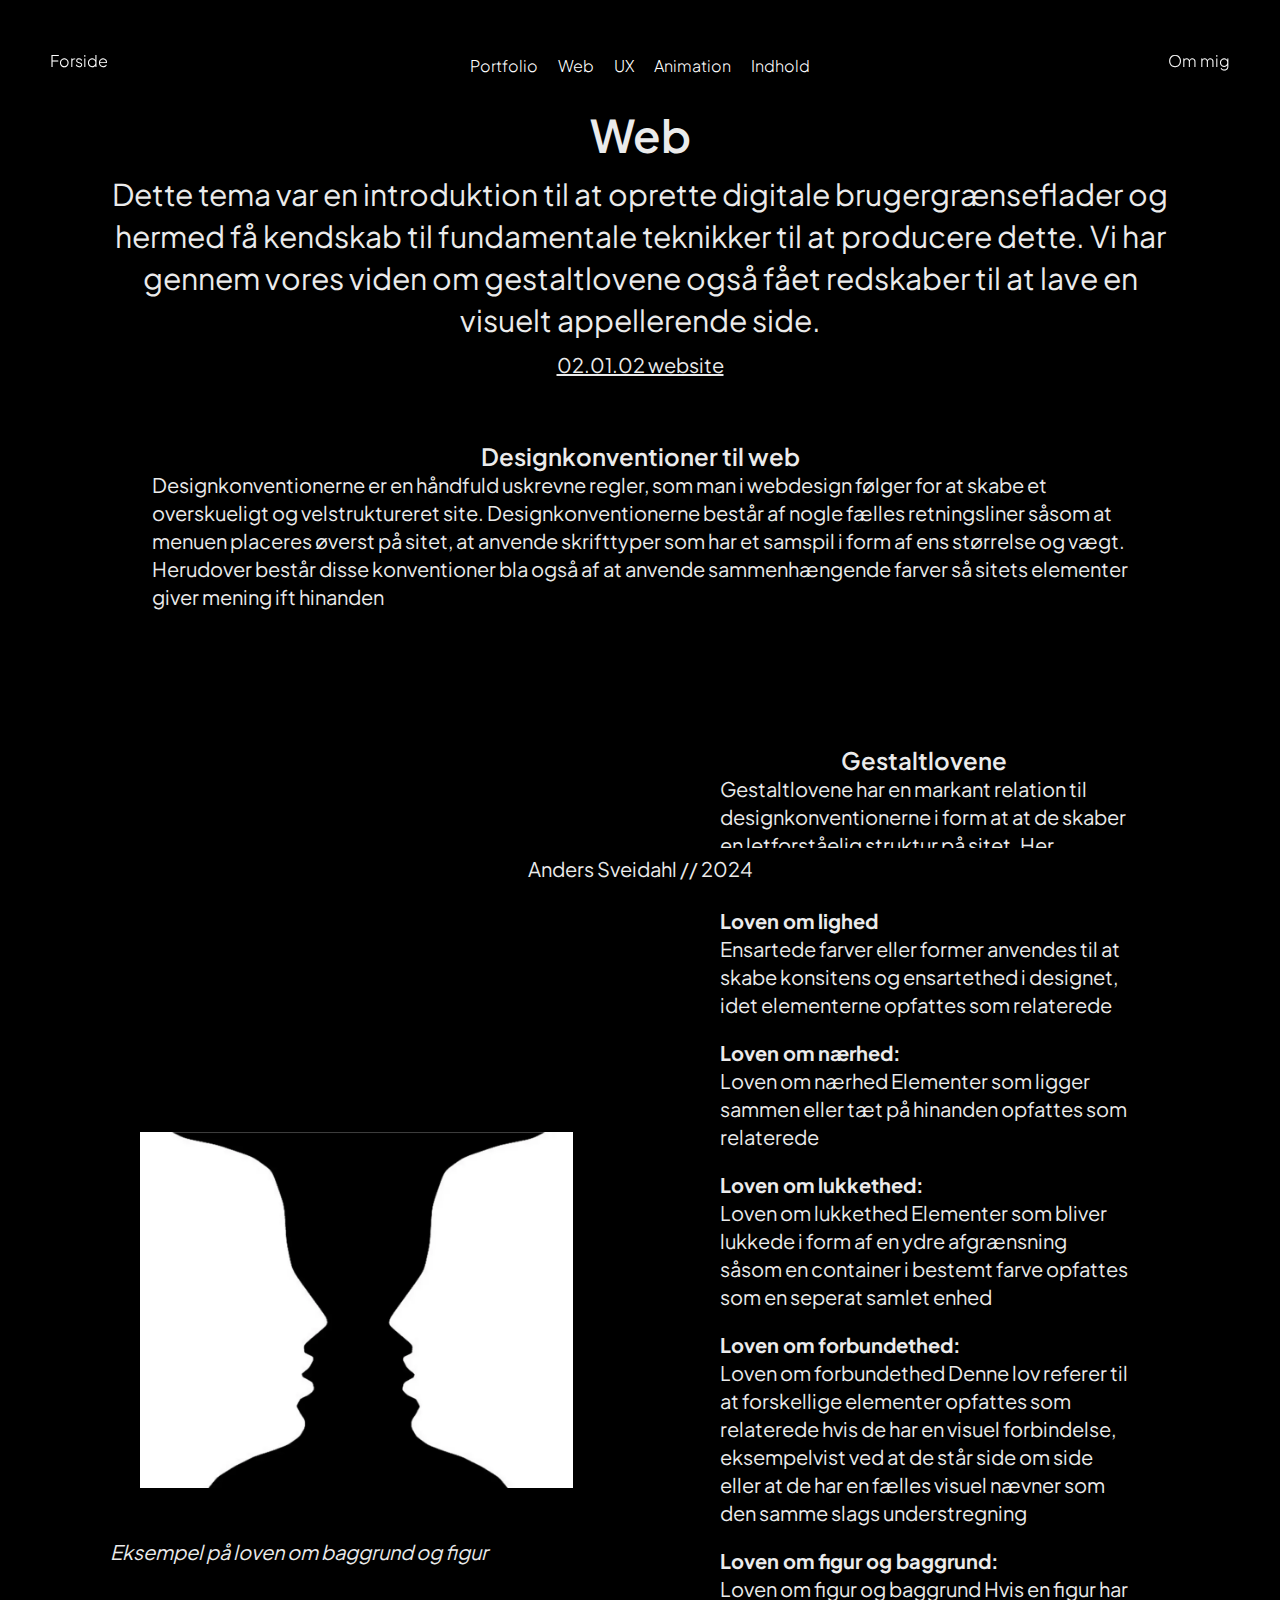
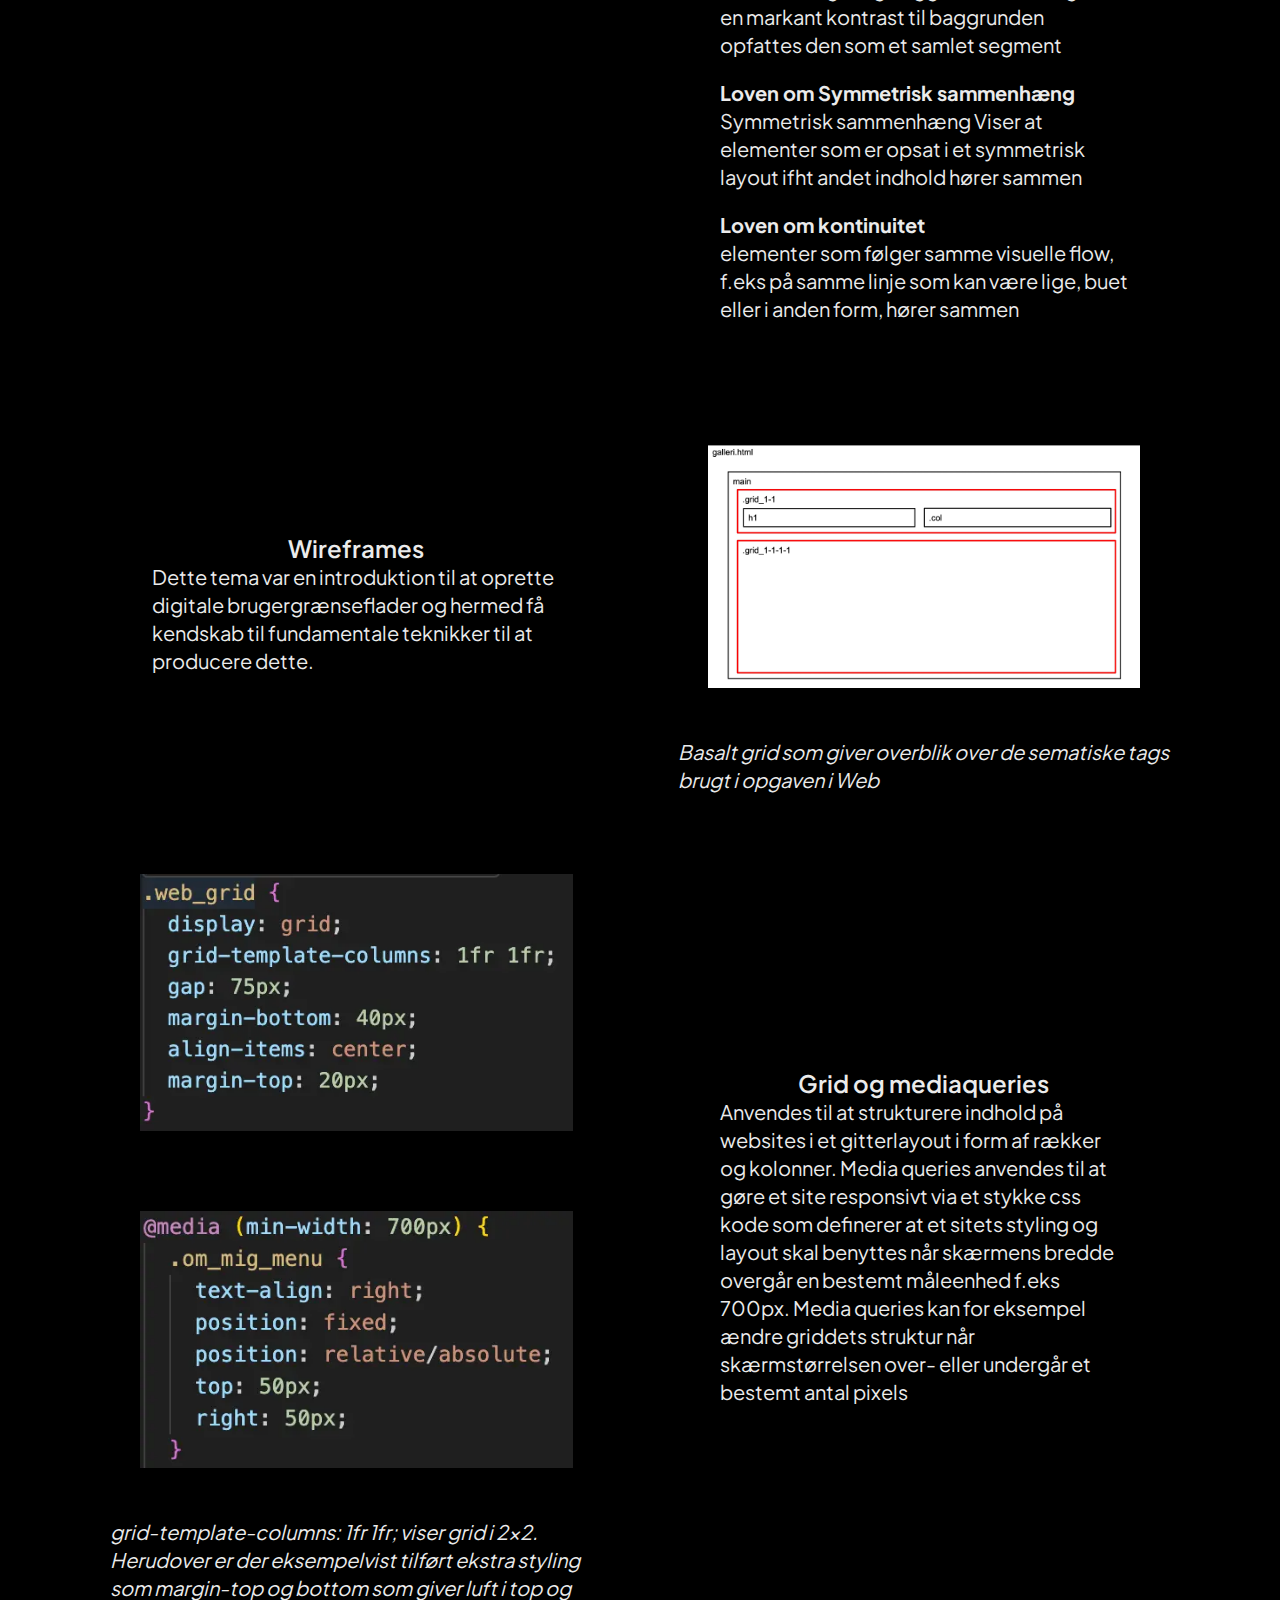
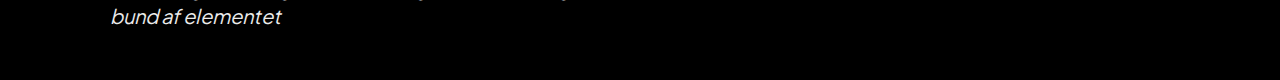
<file: 02_web.html>
<!DOCTYPE html>
<html lang="da">

<head>
    <meta charset="UTF-8">
    <meta name="viewport" content="width=device-width, initial-scale=1.0">
    <title>Portfolio</title>
    <link rel="stylesheet" href="./layout.css">
    <link rel="stylesheet" href="./style.css">
    <meta name="robots" content="noindex">
    <link rel="apple-touch-icon" sizes="180x180" href="favicon_io/apple-touch-icon.png">
    <link rel="icon" type="image/png" sizes="32x32" href="favicon_io/favicon-32x32.png">
    <link rel="icon" type="image/png" sizes="16x16" href="favicon_io/favicon-16x16.png">
    <link rel="manifest" href="favicon/site.webmanifest">
</head>

<body>
    <header id="active-menu">
        <div class="inner-header">
            <div class="burger-menu">
                <div class="menu-icon" id="menu-icon">
                    <div class="bar bar-1"></div>
                    <div class="bar bar-2"></div>
                    <div class="bar bar-3"></div>
                </div>
            </div>
        </div>

        <nav class="nav-links active-show" id="nav-links">
            <ul class="menu">
                <li class="forside_menu"><a href="index.html">Forside</a></li>
                <li><a href="portfolio.html">Portfolio</a></li>
                <li><a href="02_web.html">Web</a></li>
                <li><a href="03_ux.html">UX</a></li>
                <li><a href="04_animation.html">Animation</a></li>
                <li><a href="05_indhold.html">Indhold</a></li>
                <li class="om_mig_menu"><a href="om_mig.html">Om mig</a></li>
            </ul>
        </nav>
    </header>
    <main>

        <div class="temabeskrivelse"></div>
        <h3>Web</h3>
        <p class="temabeskrivelse_p">Dette tema var en introduktion til at oprette digitale brugergrænseflader og hermed
            få kendskab til
            fundamentale teknikker til at producere dette. Vi har gennem vores viden om gestaltlovene også fået
            redskaber til at lave en visuelt appellerende side.
        </p>

        <div class="link">
            <p><a href="https://anderssveidahl.dk/kea/02_web/01_website/website/index.html">02.01.02
                    website</a></p>
        </div>


        <div class="web_grid web_box_1">
            <div class="web_boks">
                <div class="web_underside">
                    <h2>Designkonventioner til web</h2>
                    <p>Designkonventionerne er en håndfuld uskrevne regler, som man i webdesign følger for at skabe et
                        overskueligt og velstruktureret site. Designkonventionerne består af nogle fælles retningsliner
                        såsom at menuen placeres øverst på sitet, at anvende skrifttyper som har et samspil i form af
                        ens størrelse og vægt. Herudover består disse konventioner bla også af at anvende sammenhængende
                        farver så sitets elementer giver mening ift hinanden</p>
                </div>

            </div>

        </div>

        <div class="web_grid">
            <div class="image-tekst">
                <img class="" src="img/gestalt.webp" alt="">
                <p><em>Eksempel på loven om baggrund og figur</em></p>
            </div>
            <div class="web_boks">
                <div class="web_underside">
                    <h2>Gestaltlovene</h2>
                    <p>Gestaltlovene har en markant relation til designkonventionerne i form at at de skaber en
                        letforståelig struktur på sitet. Her anvendes der eksempelvis:


                    <p class="margin">Loven om lighed </p>
                    <p>
                        Ensartede farver eller former anvendes til at skabe konsitens og ensartethed i designet, idet
                        elementerne opfattes som relaterede
                    </p>
                    <p class="margin">Loven om nærhed:</p>
                    <p>
                        Loven om nærhed
                        Elementer som ligger sammen eller tæt på hinanden opfattes som relaterede
                    </p>
                    <p class="margin">Loven om lukkethed:</p>
                    <p>
                        Loven om lukkethed
                        Elementer som bliver lukkede i form af en ydre afgrænsning såsom en container i bestemt farve
                        opfattes som en seperat samlet enhed
                    </p>
                    <p class="margin">Loven om forbundethed:</p>
                    <p>
                        Loven om forbundethed
                        Denne lov referer til at forskellige elementer opfattes som relaterede hvis de har en visuel
                        forbindelse, eksempelvist ved at de står side om side eller at de har en fælles visuel nævner
                        som den samme slags understregning
                    </p>
                    <p class="margin">Loven om figur og baggrund:</p>
                    <p>
                        Loven om figur og baggrund
                        Hvis en figur har en markant kontrast til baggrunden opfattes den som et samlet segment
                    </p>
                    <p class="margin">
                        Loven om Symmetrisk sammenhæng
                    </p>
                    <p>
                        Symmetrisk sammenhæng Viser at elementer som er opsat i et symmetrisk layout ifht andet indhold
                        hører sammen
                    </p>

                    <p class="margin">Loven om kontinuitet</p>
                    <p>
                        elementer som følger samme visuelle flow, f.eks på samme linje som kan være lige, buet eller i
                        anden form, hører sammen
                    </p>

                </div>
            </div>

        </div>

        <div class="web_grid">
            <div class="web_boks">
                <div class="web_underside">

                    <h2>Wireframes</h2>
                    <p>Dette tema var en introduktion til at oprette digitale brugergrænseflader og hermed få kendskab
                        til fundamentale teknikker til at producere dette. </p>

                </div>
            </div>
            <div class="image-tekst">
                <img class="" src="img/wireframe1.webp" alt="">
                <p><em>Basalt grid som giver overblik over de sematiske tags brugt i opgaven i Web</em></p>
            </div>

        </div>

        <div class="web_grid">
            <div class="image">
                <div class="image-tekst">
                    <img class="" src="img/grid.webp" alt="">
                    <img class="" src="img/media.webp" alt="">
                    <p><em>grid-template-columns: 1fr 1fr; viser grid i 2x2. Herudover er der eksempelvist tilført
                            ekstra
                            styling som margin-top og bottom som giver luft i top og bund af elementet</em></p>
                </div>
            </div>
            <div class="web_boks">
                <div class="web_underside">

                    <h2>Grid og mediaqueries</h2>
                    <p>Anvendes til at strukturere indhold på websites i et gitterlayout i form af rækker og
                        kolonner. Media queries anvendes til at gøre et site responsivt via et stykke css kode som
                        definerer at et
                        sitets styling og layout skal benyttes når skærmens bredde overgår en bestemt måleenhed f.eks
                        700px. Media queries kan for eksempel ændre griddets struktur når skærmstørrelsen over- eller
                        undergår et bestemt antal pixels </p>

                </div>
            </div>
        </div>
    </main>
    <footer>
        <p>Anders Sveidahl // 2024</p>
    </footer>
    <script src="script.js"></script>
</body>

</html>
</file>
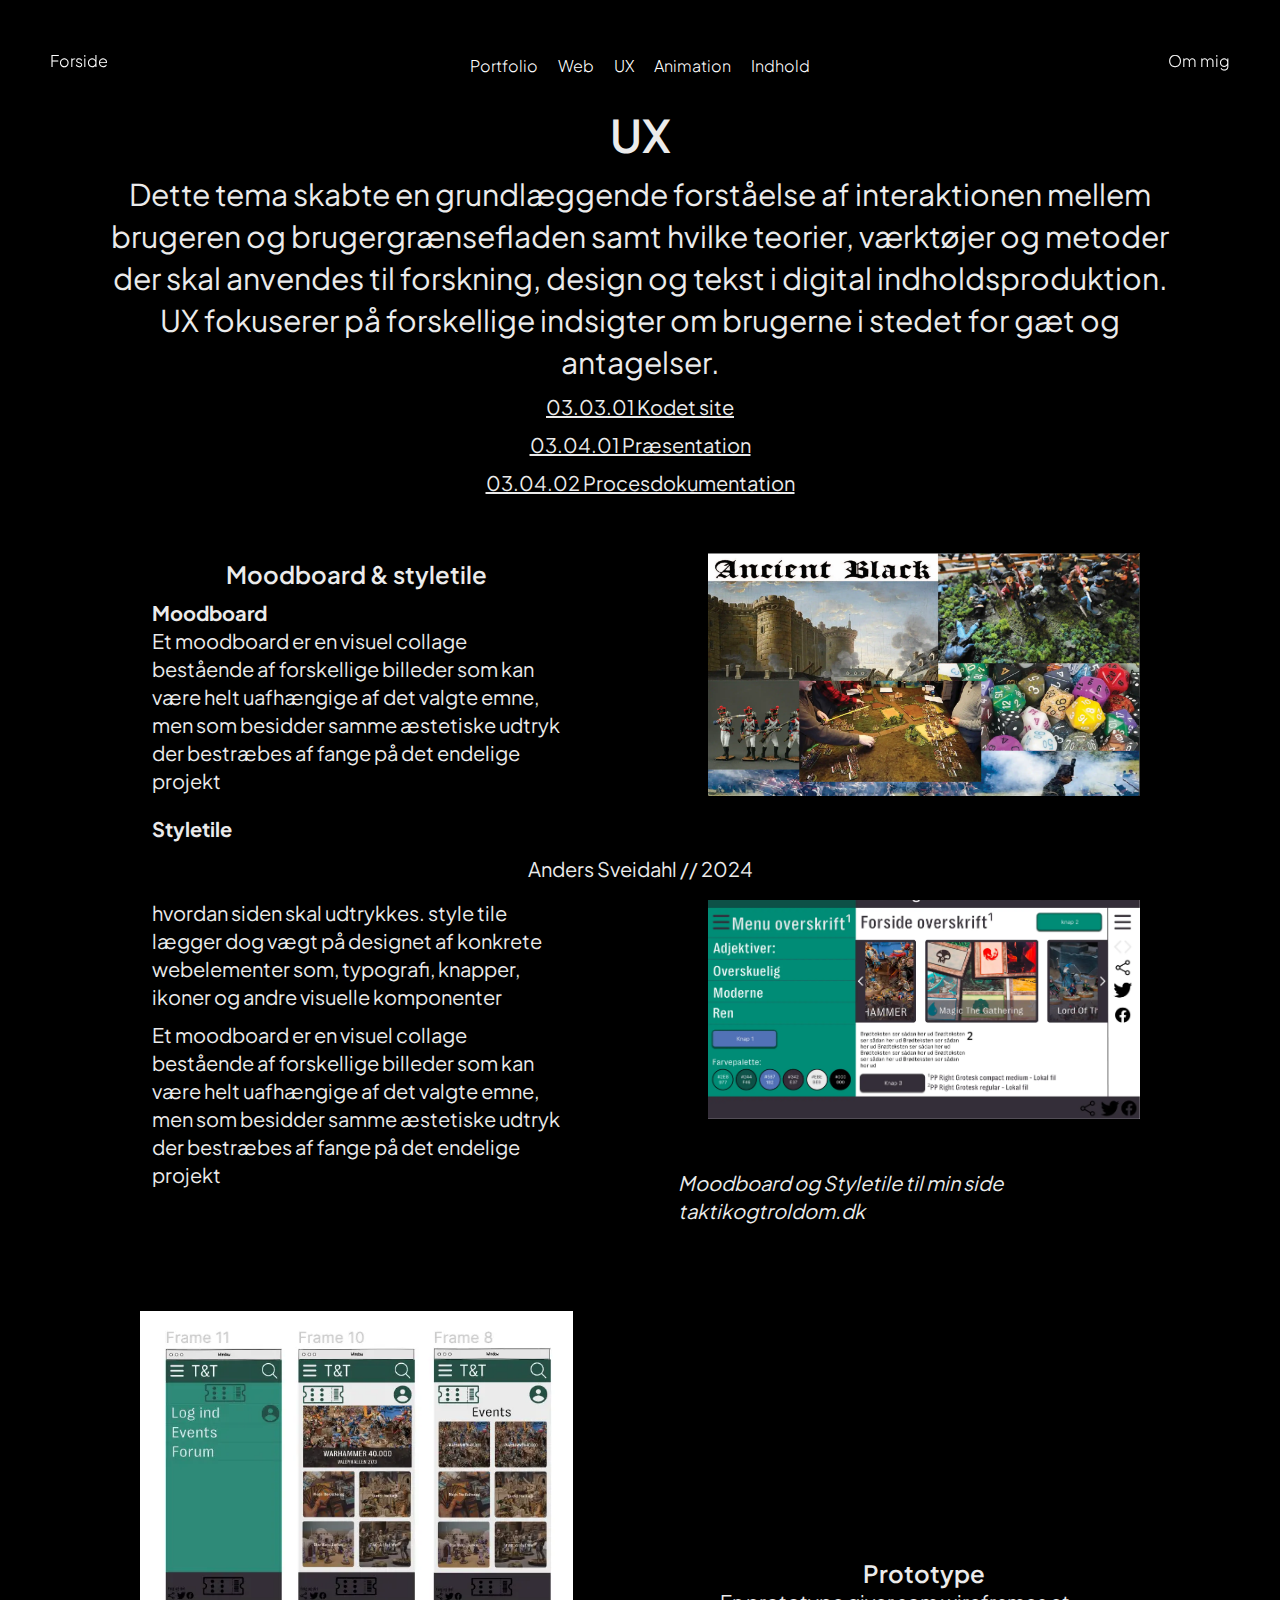
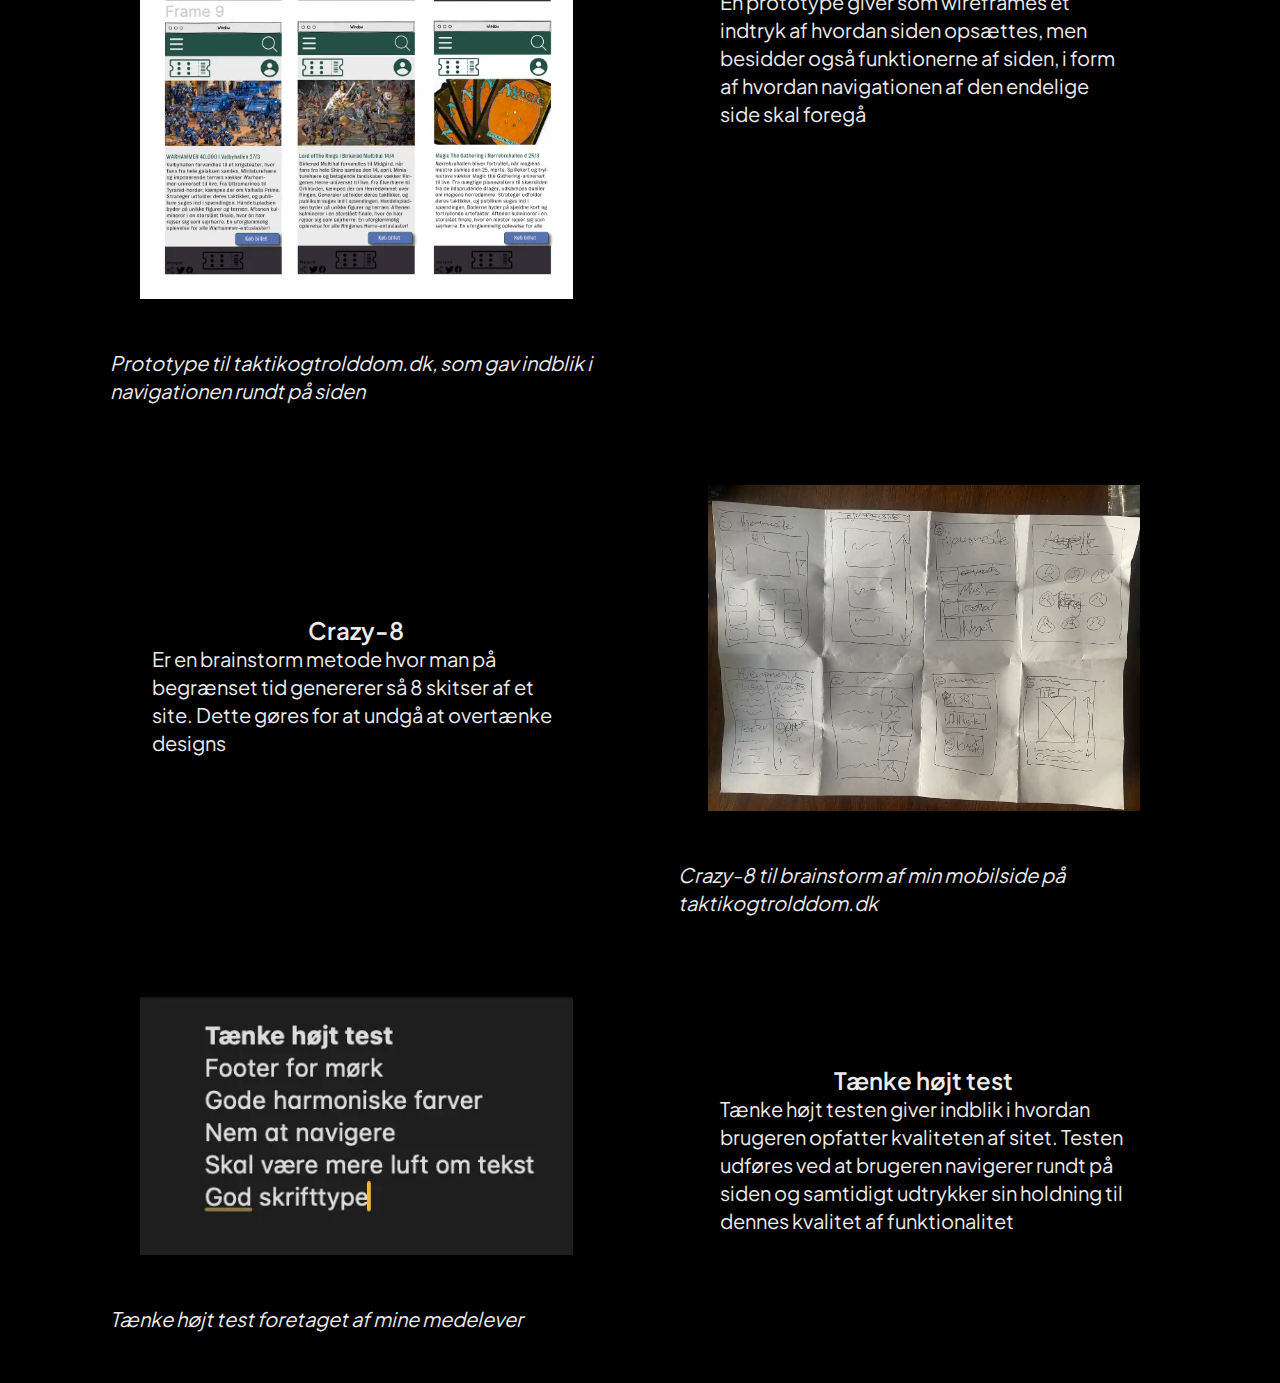
<file: 03_ux.html>
<!DOCTYPE html>
<html lang="da">

<head>
    <meta charset="UTF-8">
    <meta name="viewport" content="width=device-width, initial-scale=1.0">
    <title>Portfolio</title>
    <link rel="stylesheet" href="./layout.css">
    <link rel="stylesheet" href="./style.css">
    <meta name="robots" content="noindex">
    <link rel="apple-touch-icon" sizes="180x180" href="favicon_io/apple-touch-icon.png">
    <link rel="icon" type="image/png" sizes="32x32" href="favicon_io/favicon-32x32.png">
    <link rel="icon" type="image/png" sizes="16x16" href="favicon_io/favicon-16x16.png">
    <link rel="manifest" href="favicon/site.webmanifest">
</head>

<body>
    <header id="active-menu">
        <div class="inner-header">
            <div class="burger-menu">
                <div class="menu-icon" id="menu-icon">
                    <div class="bar bar-1"></div>
                    <div class="bar bar-2"></div>
                    <div class="bar bar-3"></div>
                </div>
            </div>
        </div>

        <nav class="nav-links active-show" id="nav-links">
            <ul class="menu">
                <li class="forside_menu"><a href="index.html">Forside</a></li>
                <li><a href="portfolio.html">Portfolio</a></li>
                <li><a href="02_web.html">Web</a></li>
                <li><a href="03_ux.html">UX</a></li>
                <li><a href="04_animation.html">Animation</a></li>
                <li><a href="05_indhold.html">Indhold</a></li>
                <li class="om_mig_menu"><a href="om_mig.html">Om mig</a></li>
            </ul>
        </nav>
    </header>
    <main>


        <div class="temabeskrivelse"></div>
        <h3>UX</h3>
        <p class="temabeskrivelse_p">Dette tema skabte en grundlæggende forståelse af interaktionen mellem brugeren og
            brugergrænsefladen samt hvilke teorier, værktøjer og metoder der skal anvendes til forskning, design og
            tekst i digital indholdsproduktion. UX fokuserer på forskellige indsigter om brugerne i stedet for gæt og
            antagelser.
        </p>
        <div class="link">
            <p><a href="https://anderssveidahl.dk/kea/03_ux/01_kodet_site/index.html">03.03.01 Kodet site</a></p>
            <p><a
                    href="https://acrobat.adobe.com/link/review?uri=urn:aaid:scds:US:1d43f873-f413-3923-8825-f21cd2b211e0">03.04.01
                    Præsentation</a></p>
            <p><a
                    href="https://acrobat.adobe.com/link/review?uri=urn:aaid:scds:US:fe347a85-699c-398d-b9ca-fcc0e8ffff0d">03.04.02
                    Procesdokumentation</a></p>

        </div>

        <div class="web_grid">
            <div class="web_boks">
                <div class="web_underside">
                    <h2>Moodboard & styletile</h2>
                    <p class="margin">
                        Moodboard
                    </p>
                    <p>
                        Et moodboard er en visuel collage bestående af forskellige billeder som kan være helt uafhængige
                        af det valgte emne, men som besidder samme æstetiske udtryk der bestræbes af fange på det
                        endelige projekt

                    </p>

                    <p class="margin">Styletile</p>
                    <p>
                        Et style tile besidder som moodboardet en funktion som har til kende at give udtryk for hvordan
                        siden skal udtrykkes. style tile lægger dog vægt på designet af konkrete webelementer som,
                        typografi, knapper, ikoner og andre visuelle komponenter
                    </p>

                    <p>Et moodboard er en visuel collage bestående af forskellige billeder som kan være helt uafhængige
                        af det valgte emne, men som besidder samme æstetiske udtryk der bestræbes af fange på det
                        endelige projekt
                </div>
            </div>
            <div class="image-tekst">
                <div class="image">
                    <img class="" src="img/moodboard.webp" alt="">
                    <img class="" src="img/styletile.webp" alt="">
                </div>
                <p><em>Moodboard og Styletile til min side taktikogtroldom.dk</em></p>
            </div>
        </div>

        <div class="web_grid">
            <div class="image-tekst">
                <div class="image">
                    <img class="" src="img/prototype_m.webp" alt="">
                </div>
                <p><em>Prototype til taktikogtrolddom.dk, som gav indblik i navigationen rundt på siden</em></p>
            </div>
            <div class="web_boks">
                <div class="web_underside">
                    <h2>Prototype</h2>
                    <p>En prototype giver som wireframes et indtryk af hvordan siden opsættes, men besidder også
                        funktionerne af siden, i form af hvordan navigationen af den endelige side skal foregå </p>
                </div>
            </div>


        </div>

        <div class="web_grid">
            <div class="web_boks">
                <div class="web_underside">
                    <div class="image-tekst">
                        <h2>Crazy-8</h2>
                    </div>
                    <p>Er en brainstorm metode hvor man på begrænset tid genererer så 8 skitser af et site. Dette
                        gøres
                        for at undgå at overtænke designs </p>


                </div>
            </div>
            <div class="image-tekst">
                <img class="" src="img/crazy_8.webp" alt="">
                <p><em>Crazy-8 til brainstorm af min mobilside på taktikogtrolddom.dk</em></p>
            </div>
        </div>


        <div class="web_grid">
            <div class="image-tekst">
                <img class="" src="img/tænkehøjttest.webp" alt="">
                <p><em>Tænke højt test foretaget af mine medelever</em></p>
            </div>
            <div class="web_boks">
                <div class="web_underside">

                    <h2>Tænke højt test</h2>
                    <p>Tænke højt testen giver indblik i hvordan brugeren opfatter kvaliteten af sitet. Testen
                        udføres
                        ved at brugeren navigerer rundt på siden og samtidigt udtrykker sin holdning til dennes
                        kvalitet
                        af funktionalitet
                    </p>
                </div>
            </div>
        </div>

    </main>
    <footer>
        <p>Anders Sveidahl // 2024</p>
    </footer>
    <script src="script.js"></script>
</body>

</html>
</file>
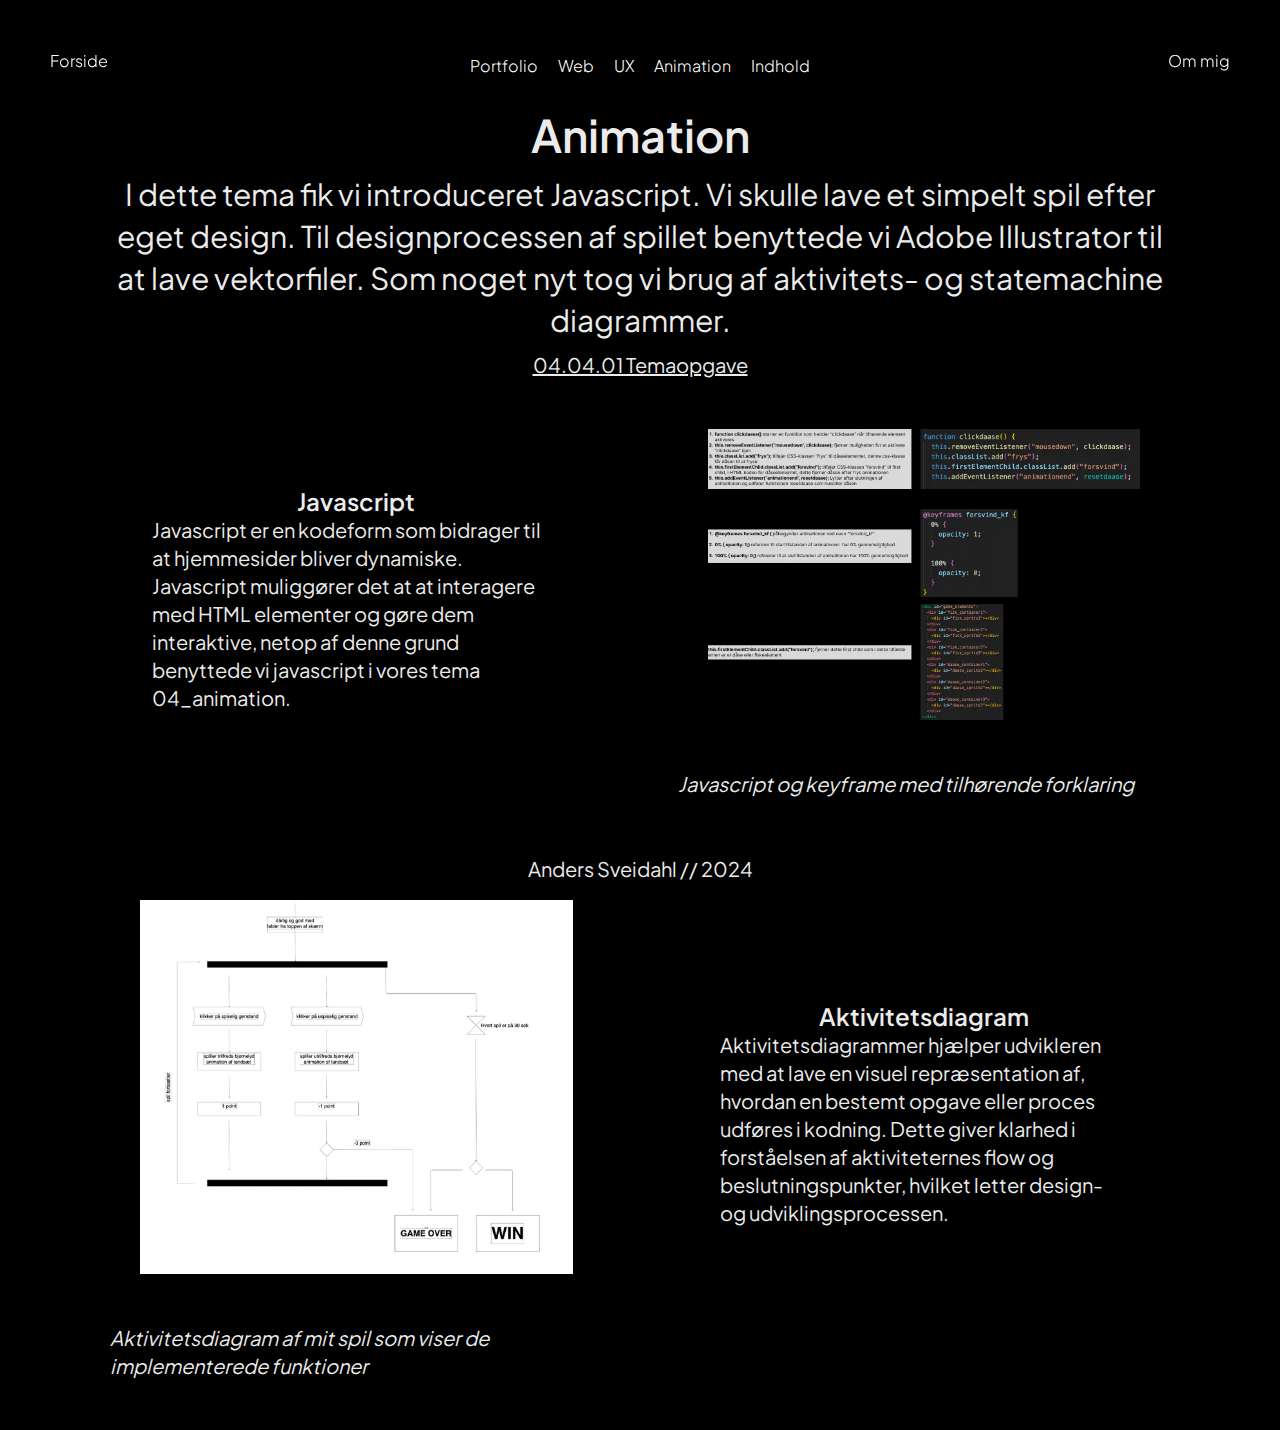
<file: 04_animation.html>
<!DOCTYPE html>
<html lang="da">

<head>
    <meta charset="UTF-8">
    <meta name="viewport" content="width=device-width, initial-scale=1.0">
    <title>Portfolio</title>
    <link rel="stylesheet" href="./layout.css">
    <link rel="stylesheet" href="./style.css">
    <meta name="robots" content="noindex">
    <link rel="apple-touch-icon" sizes="180x180" href="favicon_io/apple-touch-icon.png">
    <link rel="icon" type="image/png" sizes="32x32" href="favicon_io/favicon-32x32.png">
    <link rel="icon" type="image/png" sizes="16x16" href="favicon_io/favicon-16x16.png">
    <link rel="manifest" href="favicon/site.webmanifest">
</head>

<body>
    <header id="active-menu">
        <div class="inner-header">
            <div class="burger-menu">
                <div class="menu-icon" id="menu-icon">
                    <div class="bar bar-1"></div>
                    <div class="bar bar-2"></div>
                    <div class="bar bar-3"></div>
                </div>
            </div>
        </div>

        <nav class="nav-links active-show" id="nav-links">
            <ul class="menu">
                <li class="forside_menu"><a href="index.html">Forside</a></li>
                <li><a href="portfolio.html">Portfolio</a></li>
                <li><a href="02_web.html">Web</a></li>
                <li><a href="03_ux.html">UX</a></li>
                <li><a href="04_animation.html">Animation</a></li>
                <li><a href="05_indhold.html">Indhold</a></li>
                <li class="om_mig_menu"><a href="om_mig.html">Om mig</a></li>
            </ul>
        </nav>
    </header>

    <main>
        <h3>Animation</h3>
        <p class="temabeskrivelse_p">I dette tema fik vi introduceret Javascript. Vi skulle lave et simpelt spil efter
            eget design. Til designprocessen af spillet benyttede vi Adobe Illustrator til at lave vektorfiler. Som
            noget nyt tog vi brug af aktivitets- og statemachine diagrammer.

        </p>
        <div class="link">
            <p><a href="https://anderssveidahl.dk/kea/04_animation/website/spil.html">04.04.01 Temaopgave</a></p>
        </div>
        <div class="web_grid">

            <div class="web_boks">
                <div class="web_underside">
                    <h2>Javascript</h2>
                    <p>Javascript er en kodeform som bidrager til at hjemmesider bliver dynamiske. Javascript muliggører
                        det at at interagere med HTML elementer og gøre dem interaktive, netop af denne grund benyttede
                        vi javascript i vores tema 04_animation. </p>
                </div>

            </div>
            <div class="image-tekst">
                <div class="image">
                    <img class="" src="img/javascript.webp" alt="">
                </div>
                <p><em>Javascript og keyframe med tilhørende forklaring</em></p>
            </div>


        </div>

        <div class="web_grid">
            <div class="image-tekst">
                <img class="" src="img/aktivitetsdiagram.webp" alt="">
                <p><em>Aktivitetsdiagram af mit spil som viser de implementerede funktioner</em></p>
            </div>
            <div class="web_boks">

                <div class="web_underside">
                    <div class="image-tekst">
                        <h2>Aktivitetsdiagram</h2>
                        <p>Aktivitetsdiagrammer hjælper udvikleren med at lave en visuel repræsentation af, hvordan en
                            bestemt opgave eller proces udføres i kodning. Dette giver klarhed i forståelsen af
                            aktiviteternes flow og beslutningspunkter, hvilket letter design- og udviklingsprocessen.
                        </p>
                    </div>
                </div>
            </div>
        </div>


    </main>
    <footer>
        <p>Anders Sveidahl // 2024</p>
    </footer>
    <script src=" script.js"></script>
</body>

</html>
</file>
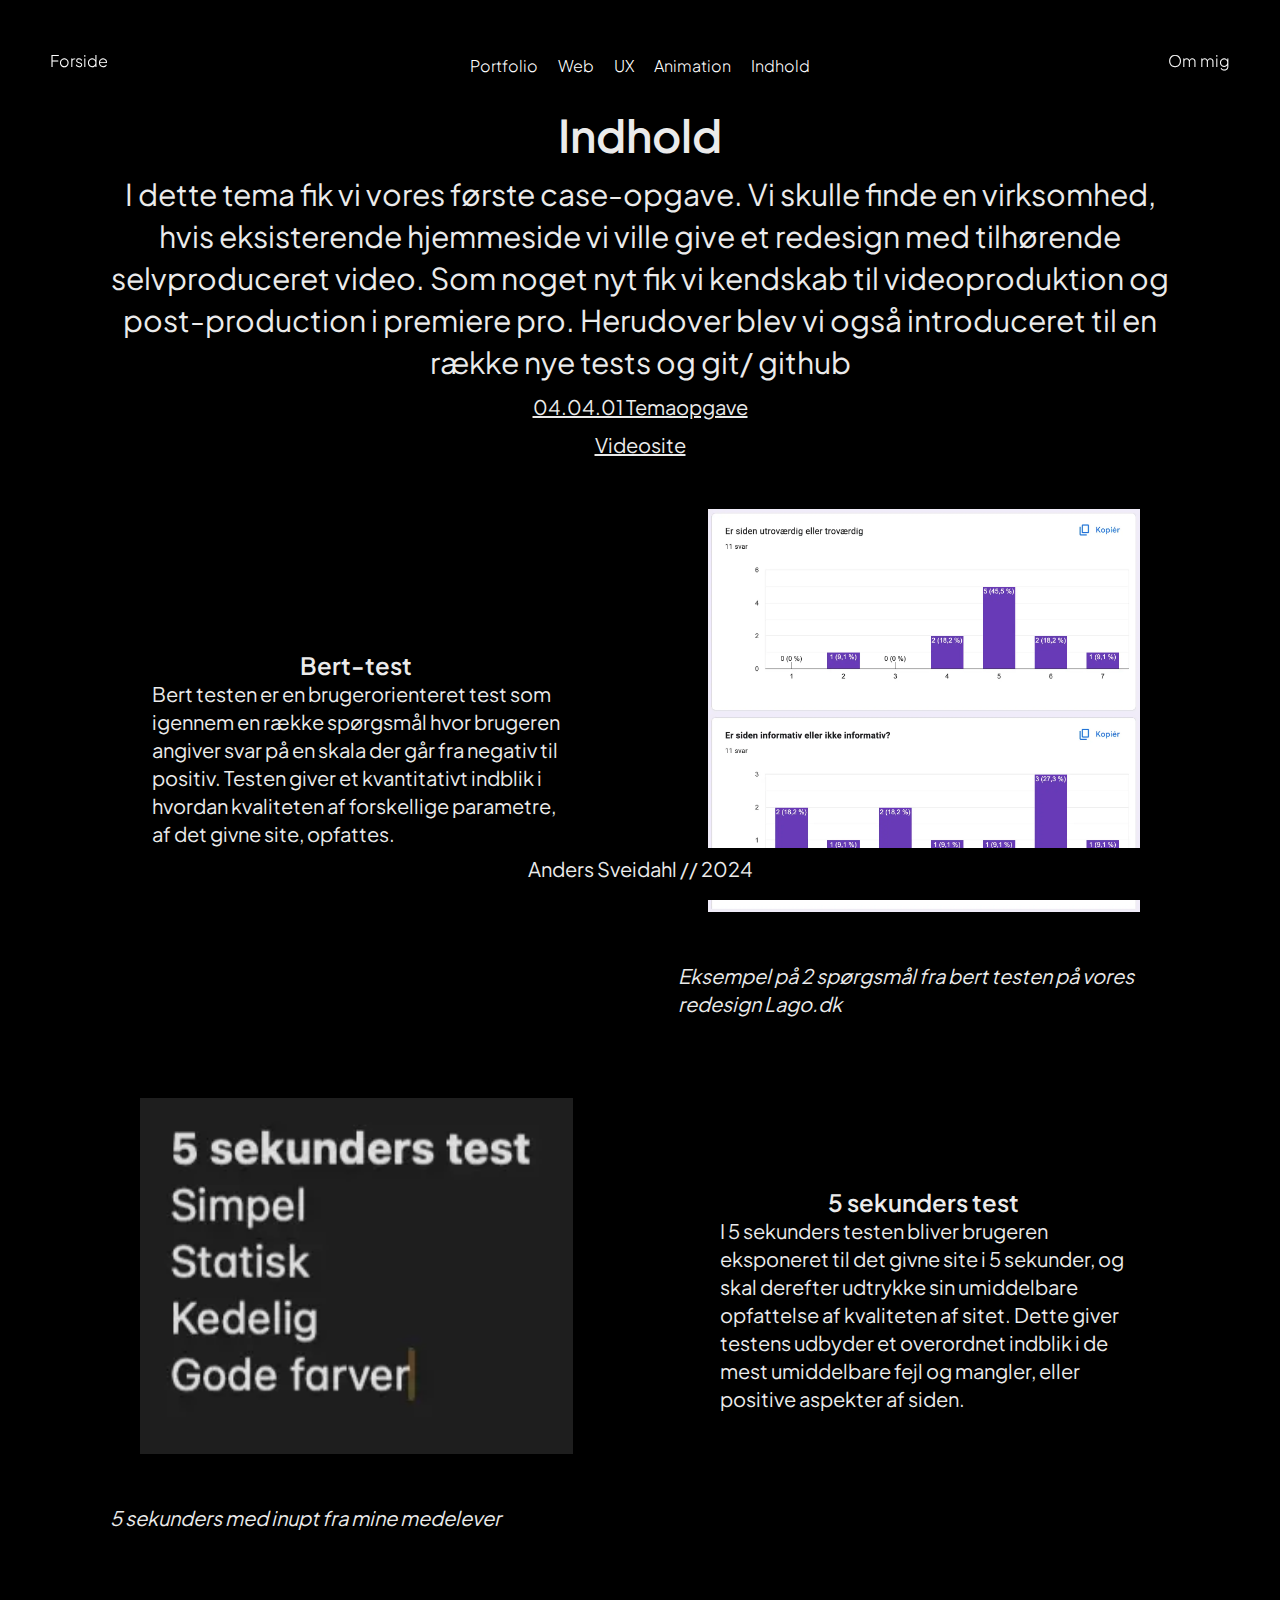
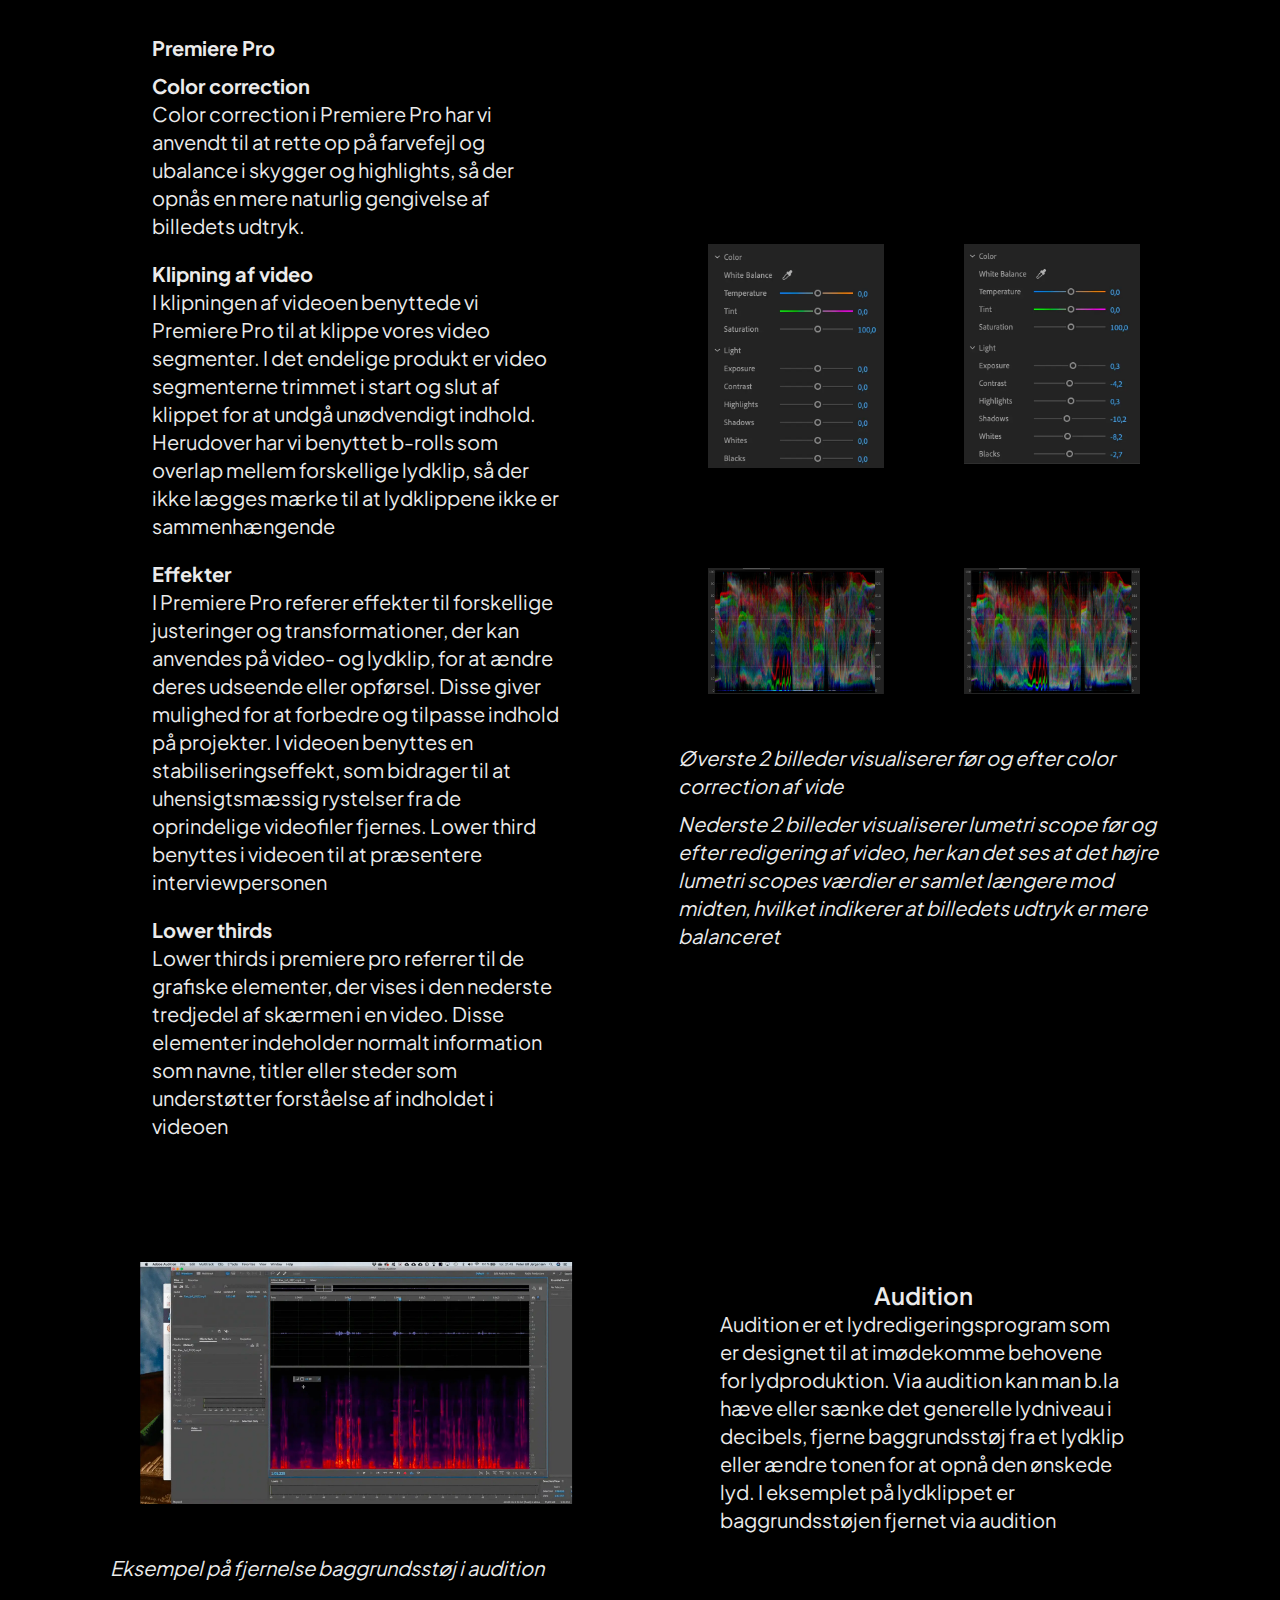
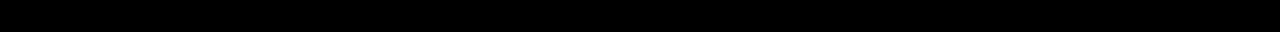
<file: 05_indhold.html>
<!DOCTYPE html>
<html lang="da">

<head>
    <meta charset="UTF-8">
    <meta name="viewport" content="width=device-width, initial-scale=1.0">
    <title>Portfolio</title>
    <link rel="stylesheet" href="./layout.css">
    <link rel="stylesheet" href="./style.css">
    <meta name="robots" content="noindex">
    <link rel="apple-touch-icon" sizes="180x180" href="favicon_io/apple-touch-icon.png">
    <link rel="icon" type="image/png" sizes="32x32" href="favicon_io/favicon-32x32.png">
    <link rel="icon" type="image/png" sizes="16x16" href="favicon_io/favicon-16x16.png">
    <link rel="manifest" href="favicon/site.webmanifest">
</head>

<body>
    <header id="active-menu">
        <div class="inner-header">
            <div class="burger-menu">
                <div class="menu-icon" id="menu-icon">
                    <div class="bar bar-1"></div>
                    <div class="bar bar-2"></div>
                    <div class="bar bar-3"></div>
                </div>
            </div>
        </div>

        <nav class="nav-links active-show" id="nav-links">
            <ul class="menu">
                <li class="forside_menu"><a href="index.html">Forside</a></li>
                <li><a href="portfolio.html">Portfolio</a></li>
                <li><a href="02_web.html">Web</a></li>
                <li><a href="03_ux.html">UX</a></li>
                <li><a href="04_animation.html">Animation</a></li>
                <li><a href="05_indhold.html">Indhold</a></li>
                <li class="om_mig_menu"><a href="om_mig.html">Om mig</a></li>
            </ul>
        </nav>
    </header>

    <main>

        <div class="temabeskrivelse"></div>
        <h3>Indhold</h3>
        <p class="temabeskrivelse_p">I dette tema fik vi vores første case-opgave. Vi skulle finde en virksomhed, hvis
            eksisterende hjemmeside vi ville give et redesign med tilhørende selvproduceret video. Som noget nyt fik vi
            kendskab til videoproduktion og post-production i premiere pro. Herudover blev vi også introduceret til en
            række nye tests og git/ github
        </p>
        <div class="link">
            <p><a href="https://anderssveidahl.dk/kea/05_indhold/firmaHjemmeside/">04.04.01 Temaopgave</a></p>
            <p><a href="https://anderssveidahl.dk/kea/05_indhold/videosite/index.html">Videosite</a></p>
        </div>
        <div class="web_grid">
            <div class="web_boks">
                <div class="web_underside">
                    <h2>Bert-test</h2>
                    <p>Bert testen er en brugerorienteret test som igennem en række spørgsmål hvor brugeren angiver svar
                        på en skala der går fra negativ til positiv. Testen giver et kvantitativt indblik i hvordan
                        kvaliteten af forskellige parametre, af det givne site, opfattes. </p>
                </div>
            </div>
            <div class="image-tekst">
                <img class="" src="img/bert2.webp" alt="">
                <p><em>Eksempel på 2 spørgsmål fra bert testen på vores redesign Lago.dk</em></p>
            </div>
        </div>

        <div class="web_grid">
            <div class="image-tekst">
                <img class="" src="img/5sektest.webp" alt="">
                <p><em>5 sekunders med inupt fra mine medelever</em></p>
            </div>
            <div class=" web_boks">
                <div class="web_underside">
                    <h2>5 sekunders test</h2>
                    <p>I 5 sekunders testen bliver brugeren eksponeret til det givne site i 5 sekunder, og skal derefter
                        udtrykke sin umiddelbare opfattelse af kvaliteten af sitet. Dette giver testens udbyder et
                        overordnet indblik i de mest umiddelbare fejl og mangler, eller positive aspekter af siden. </p>
                </div>
            </div>

        </div>

        <div class="web_grid">
            <div class="web_boks">
                <div class="web_underside">

                    <p class="margin">
                        Premiere Pro
                    </p>
                    <p class="margin">
                        Color correction
                    </p>
                    <p>
                        Color correction i Premiere Pro har vi anvendt til at rette op på farvefejl og ubalance i
                        skygger og highlights, så der opnås en mere naturlig gengivelse af billedets udtryk.
                    </p>

                    <p class="margin">Klipning af video</p>
                    <p>
                        I klipningen af videoen benyttede vi Premiere Pro til at klippe vores video segmenter. I det
                        endelige produkt er video segmenterne trimmet i start og slut af klippet for at undgå
                        unødvendigt indhold. Herudover har vi benyttet b-rolls som overlap mellem forskellige lydklip,
                        så der ikke lægges mærke til at lydklippene ikke er sammenhængende
                    </p>
                    <p class="margin">Effekter</p>
                    <p>
                        I Premiere Pro referer effekter til forskellige justeringer og transformationer, der kan
                        anvendes på video- og lydklip, for at ændre deres udseende eller opførsel. Disse giver mulighed
                        for at forbedre og tilpasse indhold på projekter. I videoen benyttes en stabiliseringseffekt,
                        som bidrager til at uhensigtsmæssig rystelser fra de oprindelige videofiler fjernes. Lower third
                        benyttes i videoen til at præsentere interviewpersonen

                    </p>
                    <p class="margin">Lower thirds</p>
                    <p>
                        Lower thirds i premiere pro referrer til de grafiske elementer, der vises i den nederste
                        tredjedel af skærmen i en video. Disse elementer indeholder normalt information som navne,
                        titler eller steder som understøtter forståelse af indholdet i videoen
                    </p>

                </div>

            </div>
            <div class="image-tekst">
                <div class="img">
                    <img class="" src="img/correction_foer.webp" alt="">
                    <img class="" src="img/correction_efter.webp" alt="">
                    <img class="" src="img/lumetri_foer.webp" alt="">
                    <img class="" src="img/lumetri_efter.webp" alt="">
                </div>
                <p><em>Øverste 2 billeder visualiserer før og efter color correction af vide</em></p>
                <p><em>Nederste 2 billeder visualiserer lumetri scope før og efter redigering af video, her kan det ses
                        at
                        det højre lumetri scopes værdier er samlet længere mod midten, hvilket indikerer at billedets
                        udtryk
                        er mere balanceret</em></p>
            </div>
        </div>

        <div class="web_grid">
            <div class="order">
                <img class="" src="img/audition.webp" alt="">
                <p><em>Eksempel på fjernelse baggrundsstøj i audition</em></p>
            </div>
            <div class="web_boks">
                <div class="web_underside">

                    <h2>Audition</h2>
                    <p>Audition er et lydredigeringsprogram som er designet til at imødekomme behovene for
                        lydproduktion. Via audition kan man b.la hæve eller sænke det generelle lydniveau i
                        decibels,
                        fjerne baggrundsstøj fra et lydklip eller ændre tonen for at opnå den ønskede lyd.

                        I eksemplet på lydklippet er baggrundsstøjen fjernet via audition
                    </p>
                </div>
            </div>
        </div>

    </main>
    <footer>
        <p>Anders Sveidahl // 2024</p>
    </footer>
    <script src="script.js"></script>
</body>

</html>
</file>
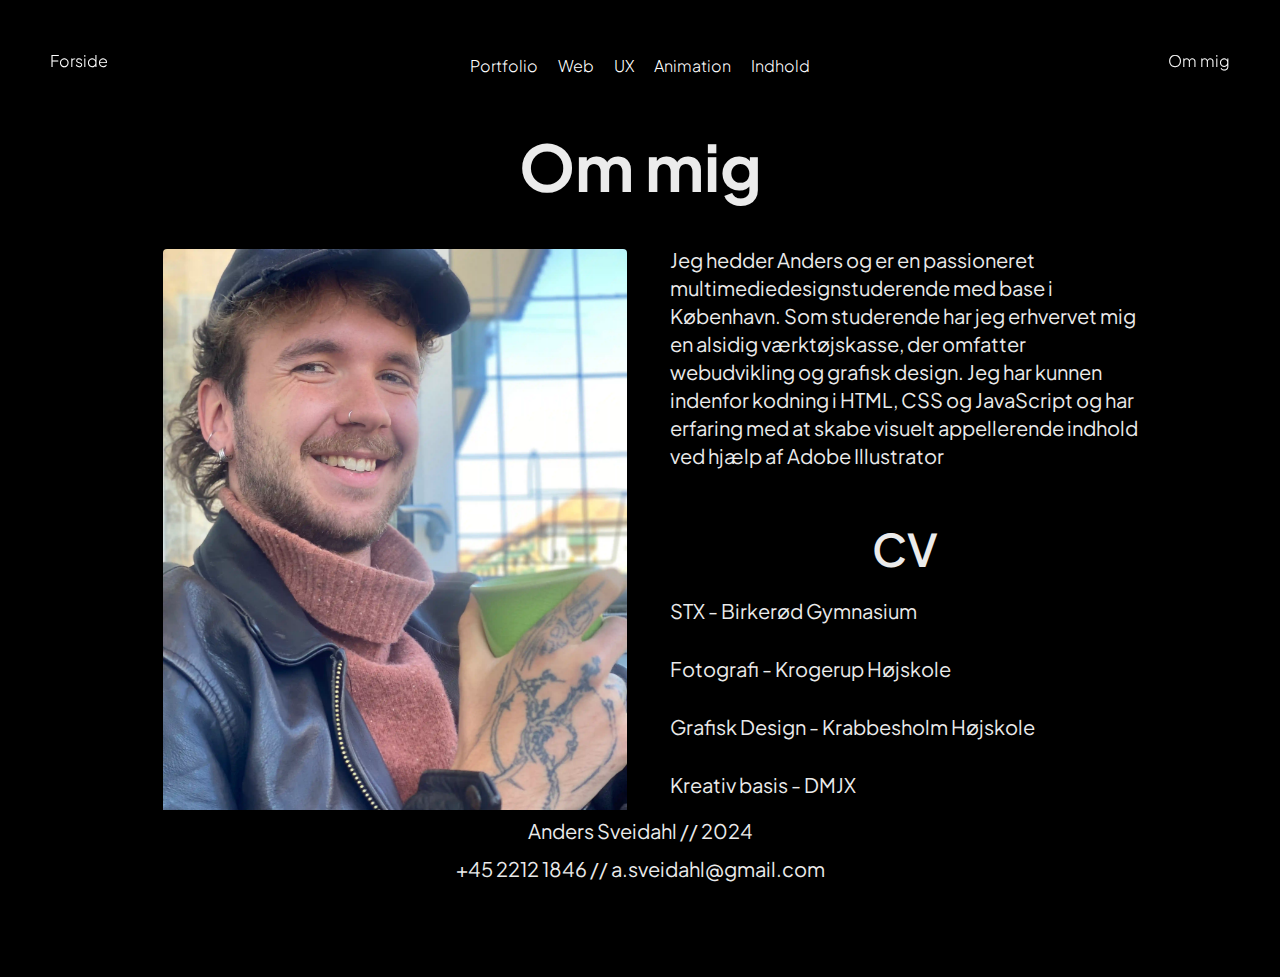
<file: om_mig.html>
<!DOCTYPE html>
<html lang="da">

<head>
    <meta charset="UTF-8">
    <meta name="viewport" content="width=device-width, initial-scale=1.0">
    <title>Portfolio</title>
    <link rel="stylesheet" href="./layout.css">
    <link rel="stylesheet" href="./style.css">
    <meta name="robots" content="noindex">
    <link rel="apple-touch-icon" sizes="180x180" href="favicon_io/apple-touch-icon.png">
    <link rel="icon" type="image/png" sizes="32x32" href="favicon_io/favicon-32x32.png">
    <link rel="icon" type="image/png" sizes="16x16" href="favicon_io/favicon-16x16.png">
    <link rel="manifest" href="favicon/site.webmanifest">
</head>

<body>
    <header id="active-menu">
        <div class="inner-header">
            <div class="burger-menu">
                <div class="menu-icon" id="menu-icon">
                    <div class="bar bar-1"></div>
                    <div class="bar bar-2"></div>
                    <div class="bar bar-3"></div>
                </div>
            </div>
        </div>

        <nav class="nav-links active-show" id="nav-links">
            <ul class="menu">
                <li class="forside_menu"><a href="index.html">Forside</a></li>
                <li><a href="portfolio.html">Portfolio</a></li>
                <li><a href="02_web.html">Web</a></li>
                <li><a href="03_ux.html">UX</a></li>
                <li><a href="04_animation.html">Animation</a></li>
                <li><a href="05_indhold.html">Indhold</a></li>
                <li class="om_mig_menu"><a href="om_mig.html">Om mig</a></li>
            </ul>
        </nav>
    </header>
    <main>
        <div class="h1_om_mig">
            <h1>Om mig</h1>
        </div>

        <div class="om_mig_grid">

            <div class="om_mig_underside">

                <img class="" src="img/portfolio_portræt.webp" alt="">
            </div>
            <div class="p1">
                <p>
                    Jeg hedder Anders og er en passioneret multimediedesignstuderende med base i København.
                    Som studerende har jeg erhvervet mig en alsidig værktøjskasse, der omfatter
                    webudvikling og grafisk design. Jeg har kunnen indenfor kodning i HTML, CSS og JavaScript og har
                    erfaring med at skabe visuelt appellerende indhold ved hjælp af Adobe Illustrator

                </p>

                <h3>CV</h3>


                <div class="cv">
                    <p>
                        STX - Birkerød Gymnasium
                    </p>
                    <p>
                        Fotografi - Krogerup Højskole
                    </p>
                    <p>
                        Grafisk Design - Krabbesholm Højskole
                    </p>
                    <p>
                        Kreativ basis - DMJX
                    </p>
                    <p>
                        Multimediedesign - KEA (igangværende)
                    </p>
                </div>

            </div>

        </div>
    </main>
    <footer>
        <p>Anders Sveidahl // 2024</p>
        <p>+45 2212 1846 // a.sveidahl@gmail.com</p>
    </footer>
    <script src="script.js"></script>
</body>

</html>
</file>
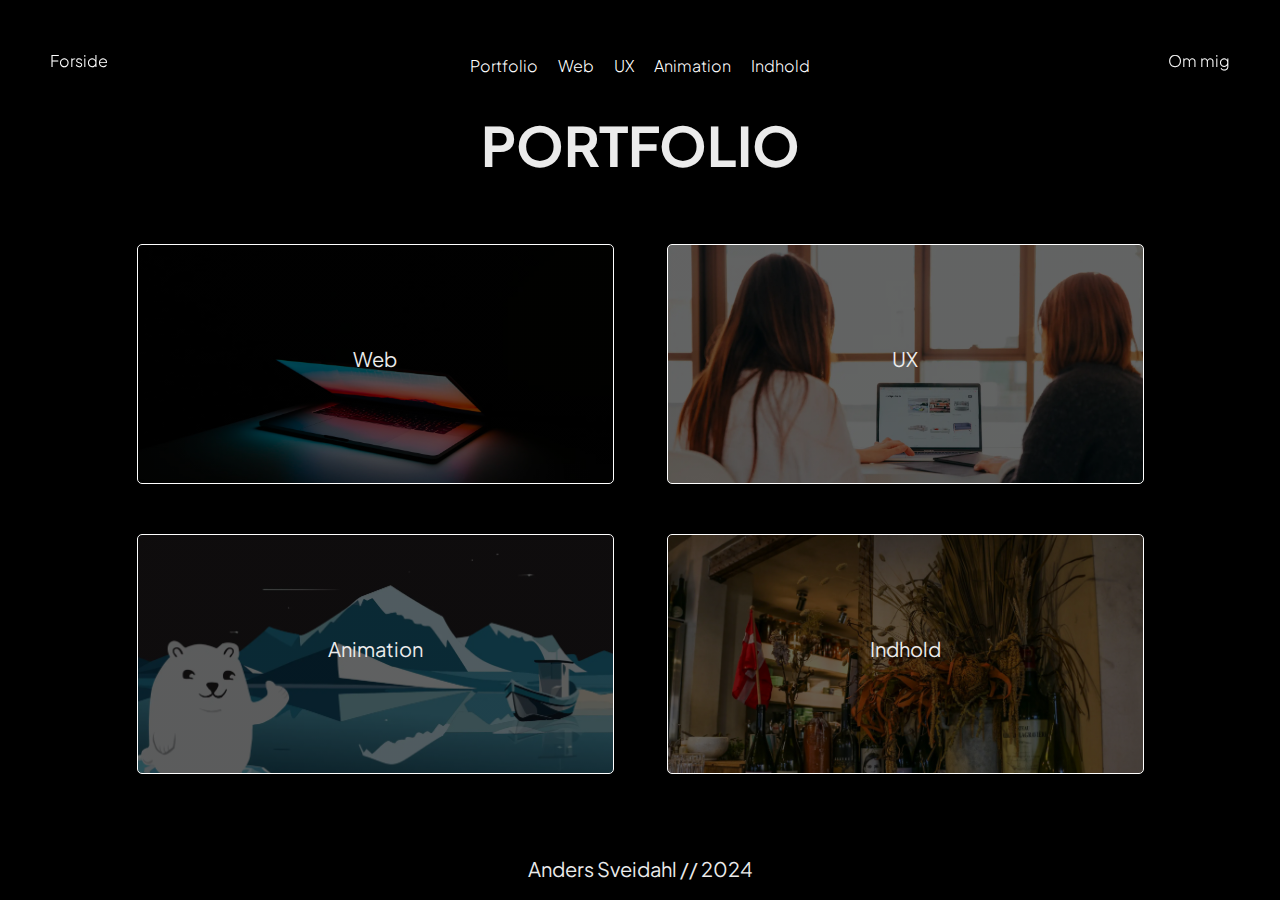
<file: portfolio.html>
<!DOCTYPE html>
<html lang="da">

<head>
    <meta charset="UTF-8">
    <meta name="viewport" content="width=device-width, initial-scale=1.0">
    <title>Portfolio</title>
    <link rel="stylesheet" href="./layout.css">
    <link rel="stylesheet" href="./style.css">
    <meta name="robots" content="noindex">
    <link rel="apple-touch-icon" sizes="180x180" href="favicon_io/apple-touch-icon.png">
    <link rel="icon" type="image/png" sizes="32x32" href="favicon_io/favicon-32x32.png">
    <link rel="icon" type="image/png" sizes="16x16" href="favicon_io/favicon-16x16.png">
    <link rel="manifest" href="favicon/site.webmanifest">
</head>

<body>
    <header id="active-menu">
        <div class="inner-header">
            <div class="burger-menu">
                <div class="menu-icon" id="menu-icon">
                    <div class="bar bar-1"></div>
                    <div class="bar bar-2"></div>
                    <div class="bar bar-3"></div>
                </div>
            </div>
        </div>

        <nav class="nav-links active-show" id="nav-links">
            <ul class="menu">

                <li class="forside_menu"><a href="index.html">Forside</a></li>
                <li><a href="portfolio.html">Portfolio</a></li>
                <li><a href="02_web.html">Web</a></li>
                <li><a href="03_ux.html">UX</a></li>
                <li><a href="04_animation.html">Animation</a></li>
                <li><a href="05_indhold.html">Indhold</a></li>
                <li class="om_mig_menu"><a href="om_mig.html">Om mig</a></li>

            </ul>
        </nav>
    </header>
    <main>

        <div class="h1_portfolio">
            <h1>PORTFOLIO</h1>
        </div>



        <div class="grid_1">
            <a href="02_web.html" class=" tema web">
                <p>Web</p>
            </a>
            <a href="03_ux.html" class="tema ux">
                <p>UX</p>
            </a>
            <a href="04_animation.html" class="tema animation">
                <p>Animation</p>
            </a>
            <a href="05_indhold.html" class="tema indhold">
                <p>Indhold</p>
            </a>
        </div>


    </main>
    <footer>
        <p>Anders Sveidahl // 2024</p>
    </footer>
    <script src="script.js"></script>

</body>
</file>
<file: layout.css>
img {
  width: 100%;
  height: auto;
  display: block;
}
.img_forside {
  background-image: url(../img/Asset_2.webp);
  background-size: cover;
  background-repeat: no-repeat;
  background-position: center;
  height: 100vh;
}
body {
  /* background-image: url(img/Asset_2.webp); */
  background-position: 12% 38%;
  background-color: black;
}

.h1_forside {
  text-align: center;
  margin-top: 75px;
  color: #ebebeb;
  font-size: 20px;
}

h2 {
  color: #ebebeb;
  text-align: center;
  font-family: "jakarta-semibold";
}

.buttons {
  display: flex;
  flex-direction: column;
  align-items: center;
  max-width: 500px;
  gap: 30px;
  margin: 0 auto;
  margin-top: 80px;
}

.button-container1 {
  width: 100px;
  margin: 0 auto;
}

/* .button-container2 {
  width: 100px;
} */

.web {
  background-image: linear-gradient(rgba(0, 0, 0, 0.6), rgba(0, 0, 0, 0.6)),
    url(img/web.webp);
}

.ux {
  background-image: linear-gradient(rgba(0, 0, 0, 0.6), rgba(0, 0, 0, 0.6)),
    url(img/UX_img.webp);
}

.animation {
  background-image: linear-gradient(rgba(0, 0, 0, 0.6), rgba(0, 0, 0, 0.6)),
    url(img/spil.webp);
}

.indhold {
  background-image: linear-gradient(rgba(0, 0, 0, 0.6), rgba(0, 0, 0, 0.6)),
    url(img/jpeg.jpeg2.webp);
}

.grid_1 {
  display: grid;
  gap: 50px;
  grid-template-columns: 1fr;
  margin-bottom: 30px;
}

.img_web_underside {
  width: 50%;
  height: 250px;
  display: flex;
  margin: 0 auto;
  margin-top: 50px;
}

.web_underside {
  display: grid;
  grid-template-columns: 1fr;
}

.om_mig_underside {
  display: grid;
  grid-template-columns: 1fr;
}
.img {
  display: grid;
  grid-template-columns: 1fr 1fr;
  gap: 20px;
}
/* Desktop
.web_underside {
  grid-template-columns: 1fr 1fr;
} 
*/

.web_underside img {
  height: 250px;
  width: 70%;
  margin: 0 auto;
}
.web_underside p {
  color: white;
  text-align: center;
  font-family: "Jakarta";
}

.om_mig_underside img {
  border-radius: 35px;
  margin: 0 auto;
}

h3 {
  text-align: center;
  color: #ebebeb;
  padding: 10px;
  font-family: "jakarta-semibold";
  font-size: 45px;
}
.om_mig_grid {
  display: grid;
  grid-template-columns: 1fr;
}
.p1 p {
  padding: 30px;
}

.order {
  order: -1;
}

.cv p {
  color: #ebebeb;
  padding: 10px 30px;
}

.cv {
  padding-bottom: 100px;
}
@media (min-width: 700px) {
  .om_mig_menu {
    text-align: right;
    position: fixed;
    position: relative/absolute;
    top: 50px;
    right: 50px;
  }
  .forside_menu {
    text-align: left;
    position: fixed;
    position: relative/absolute;
    top: 50px;
    left: 50px;
  }
  .buttons {
    display: grid;
    grid-template-columns: 1fr 1fr;
    margin-top: 100px;
  }
  .grid_1 {
    display: grid;
    grid-template-columns: 1fr 1fr;
    margin-top: 25px;
    gap: 0px;
    margin-bottom: 0px;
  }
  .h1_forside {
    text-align: center;
    margin-top: 300px;
    color: #ebebeb;
    font-size: 30px;
    margin-bottom: 20px;
  }
  .h1 {
    font-family: "Jakarta-bold";
    text-align: center;
    margin-top: 300px;
    color: #ebebeb;
    font-size: 30px;
    margin-bottom: 20px;
  }

  .web_grid {
    display: grid;
    grid-template-columns: 1fr 1fr;
    gap: 75px;
    margin-bottom: 40px;
    align-items: center;
    margin-top: 20px;
  }

  .web_box_1 {
    grid-template-columns: 1fr;
  }

  .web_grid p {
    color: #ebebeb;
    font-family: "Jakarta";
    text-align: left;
  }
  .om_mig_grid {
    display: grid;
    grid-template-columns: 1fr 1fr;
    background-image: linear-gradient(rgba(0, 0, 0, 0.6), rgba(0, 0, 0, 2));
    border-radius: 7px;
  }

  .om_mig_underside img {
    margin-left: 20px;
    border-radius: 37px;
    padding: 33px;
  }
  .cv {
    display: grid;
    grid-template-rows: 1fr;
  }
}
</file>
<file: style.css>
* {
  padding: 0;
  margin: 0;
  box-sizing: border-box;
}
@font-face {
  font-family: "Jakarta";
  src: url(woff/PlusJakartaSans-Regular.woff2);
}
@font-face {
  font-family: "Jakarta-bold";
  src: url(woff/PlusJakartaSans-Bold.woff2);
}
@font-face {
  font-family: "Jakarta-light";
  src: url(woff/PlusJakartaSans-Light.woff2);
}
@font-face {
  font-family: "Jakarta-semibold";
  src: url(woff/PlusJakartaSans-SemiBold.woff2);
}

img {
  width: 100%;
  height: auto;
  display: block;
  box-sizing: border-box;
  margin-bottom: 20px;
  padding: 30px;
}

main {
  padding: 0 20px;
  max-width: 1100px;
  margin: 0 auto;
}

nav {
  display: flex;
}

nav ul {
  display: flex;
  margin: 0 auto;
  padding: 20px;
  margin-top: 35px;
}

p {
  line-height: 1.4;
  font-size: 20px;
  font-family: jakarta;
  color: #ebebeb;
  margin-bottom: 10px;
}

p.margin {
  font-family: "jakarta-bold";
  margin-bottom: 0px;
  margin-top: 10px;
}

/*
* Burgermenu
*/
@media (max-width: 800px) {
  .inner-header {
    display: flex;
    margin-right: auto;
  }

  .burger-menu {
    margin-left: auto;
    margin-right: 20px;
    margin-top: 15px;
  }
  .active-show {
    display: none;
  }

  .active-show ul {
    list-style: none;
    flex-direction: column;
    text-align: center;
    margin: 10px auto;
    gap: 20px;
  }

  .active-show li {
    margin-bottom: 10px;
  }
  .active-show a {
    text-decoration: none;
    color: #ebebeb;
    font-size: 24px;
  }

  .menu-icon {
    display: inline-block;
    cursor: pointer;
    margin: 10px 20px;
  }

  .bar {
    width: 35px;
    height: 3px;
    background: rgb(255, 255, 255);
    margin: 6px 0;
    transition: 0.4s;
  }

  .menu-opened .active-show {
    display: flex;
    position: absolute;
    background: #000000;
    width: 100%;
    height: 100%;
  }

  .menu-opened .bar-1 {
    display: none;
  }

  .menu-opened .bar-2 {
    transform: rotate(-45deg) translate(-5px, 6px);
    margin-top: 10px;
  }

  .menu-opened .bar-3 {
    transform: rotate(45deg) translate(-5px, -6px);
    margin-top: 12px;
  }
}

@media (max-width: 800px) {
  .mobil-navn {
    display: block;
    width: 80%;
    margin: 0 auto;
    margin-top: 150px;
  }
  .mobil-navn img.anders {
    margin-bottom: 40px;
  }
}

@media (min-width: 800px) {
  .mobil-navn {
    display: none;
  }
}
@media (max-width: 800px) {
  .forside_anders {
    display: none;
  }
}

.button-container1 {
  padding: 15px 55px;
  border-radius: 16px;
  background-color: #000000;
  border: 1px solid white;
  font-size: 24px;
  text-decoration: none;
  color: #ebebeb;
  max-width: 200px;
  text-align: center;
  margin: 0 auto;
}

.btn {
  padding: 15px 55px;
  border-radius: 16px;
  background-color: #000000;
  border: 1px solid white;
  font-size: 24px;
  text-decoration: none;
  color: #ebebeb;
  text-align: center;
  margin: 0 auto;
  font-family: "Jakarta";
  transition: box-shadow 0.2s ease-in-out;
}
.btn:hover {
  box-shadow: 0px 0px 22px 0px rgba(150, 150, 150, 1);
}

.tema {
  width: 90%;
  height: 240px;
  background-size: cover;
  border-radius: 5px;
  display: flex;
  align-items: center;
  justify-content: center;
  text-decoration: none;
  margin: 10px auto;
  margin-top: 40px;
  border: 1px solid white;
  transition: box-shadow 0.1s ease-in-out, transform 0.3s ease-in-out;
}

.tema:hover {
  box-shadow: 0px 0px 22px 0px rgba(255, 255, 255, 1);
  transform: scale(1.1);
}

.tema p {
  font-family: "Jakarta";
  color: #ebebeb;
}

.h1_om_mig {
  font-family: "Jakarta-bold";
  color: #ebebeb;
  font-size: 2rem;
  text-align: center;
  margin-top: 30px;
  margin-bottom: 10px;
}
.h1_web {
  font-family: "Jakarta-bold";
  color: #ebebeb;
  font-size: 2rem;
  text-align: center;
  margin-top: 30px;
  margin-bottom: 10px;
}
.h1_portfolio {
  font-family: "Jakarta-bold";
  color: #ebebeb;
  font-size: 1.7rem;
  text-align: center;
  margin-top: 0px;
}
h1 {
  font-family: "jakarta-bold";
  color: #ebebeb;
  margin-top: 15px;
}

.web_boks {
  padding: 20px;
  border: 2px solid rgb(0, 0, 0);
  border-radius: 0px;
  margin: 20px;
}
.tilbage svg {
  max-width: 200px;
  color: #dd6e42;
  height: 100px;
  width: 100px;
}

.tilbage {
  margin-bottom: 50px;
}

li a {
  font-family: "Jakarta-light";
  color: rgb(255, 255, 255);
  text-decoration: none;
}

li:hover {
  transform: scale(1.2);
}

.link a {
  color: #ebebeb;
}
.link p {
  text-align: center;
}
.link a:hover {
  color: #ebebeb;
  transform: scale(0.1);
  align-items: center;
}

ul {
  list-style: none;
  gap: 20px;
}
footer {
  font-family: "Jakarta-bold";
  text-align: center;
  color: #ebebeb;
  padding: 7px;
  text-align: center;
  position: fixed;
  width: 100%;
  bottom: 0;
  background-color: black;
}

.navn p {
  color: #ebebeb;
}
.temabeskrivelse_p {
  color: #ebebeb;
  font-family: "jakarta";
  font-size: 30px;
  text-align: center;
}

.anden-skrift {
  font-family: "jakarta-bold";
  font-size: 15px;
}
</file>
